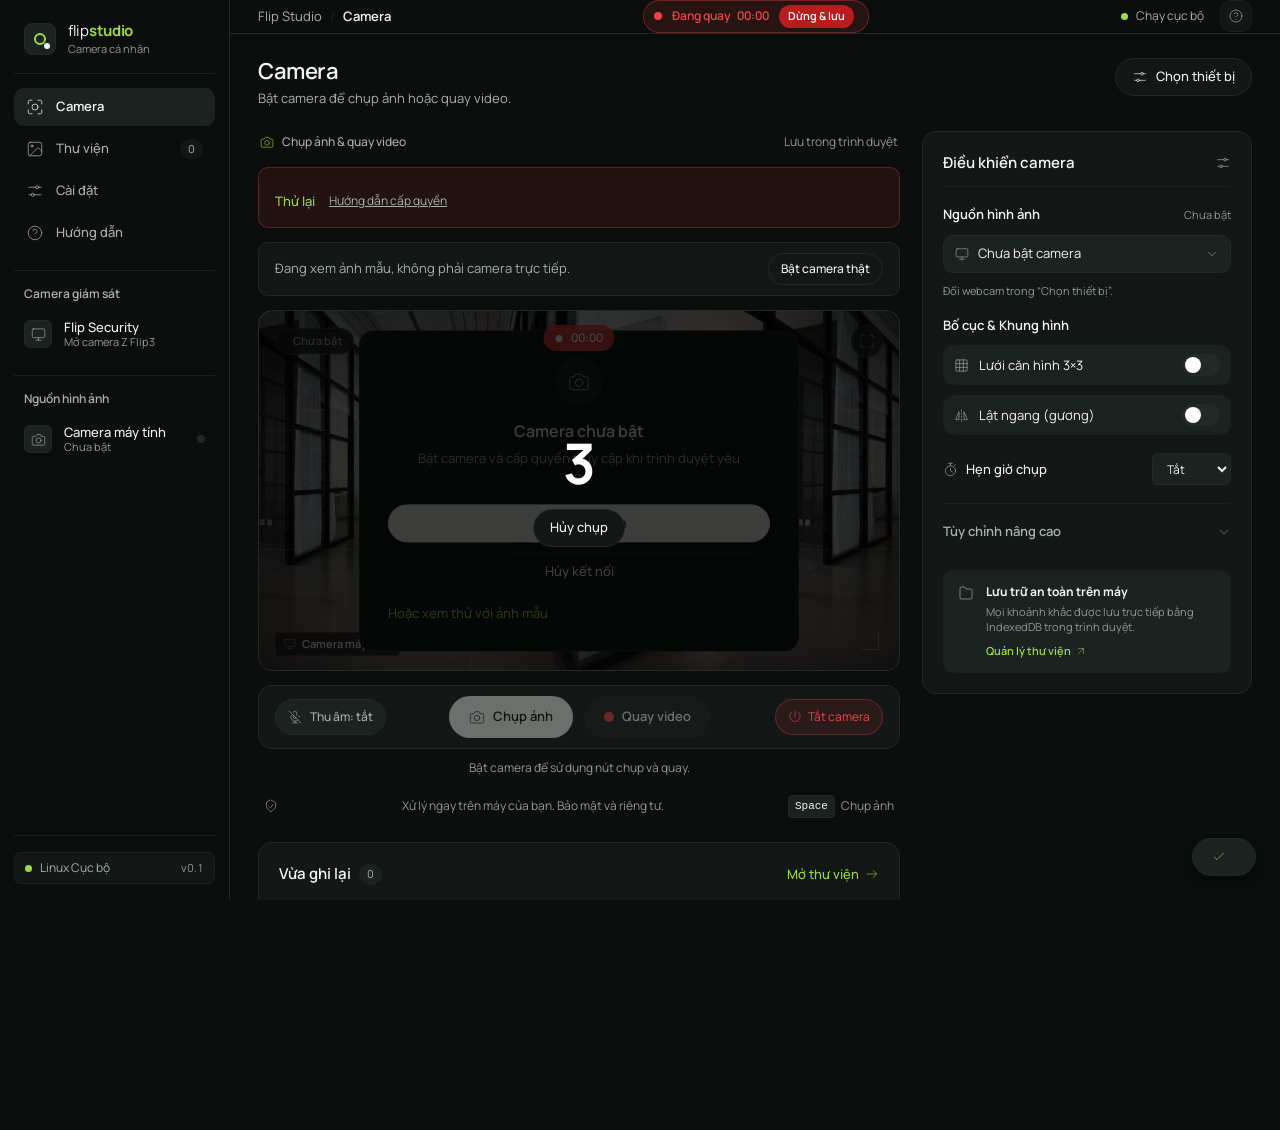
<file: archive/frontend-studio/index.html>
<!doctype html>
<html lang="vi">
  <head>
    <meta charset="utf-8" />
    <meta name="viewport" content="width=device-width, initial-scale=1" />
    <meta name="theme-color" content="#0b0e0d" />
    <meta
      name="description"
      content="Flip Studio — Studio camera cá nhân trên Linux. Xem trực tiếp, chụp ảnh độ phân giải cao và ghi video bảo mật trong trình duyệt."
    />
    <title>Flip Studio · Camera cá nhân</title>
    <link rel="icon" href="assets/favicon.svg" type="image/svg+xml" />
    <link rel="stylesheet" href="assets/fonts.css" />
    <link rel="stylesheet" href="styles.css" />
    <script type="module" src="app.js"></script>
  </head>
  <body>
    <a href="#main" class="skip-link">Chuyển đến nội dung</a>

    <div class="studio-shell">
      <!-- Sidebar Navigation -->
      <aside class="sidebar" aria-label="Thanh điều hướng">
        <div class="sidebar-header">
          <a class="brand" href="#live" aria-label="Flip Studio — camera cá nhân">
            <span class="brand-mark" aria-hidden="true"><i></i><i></i></span>
            <span class="brand-text">
              <span class="brand-name">flip<strong>studio</strong></span>
              <span class="brand-tag">Camera cá nhân</span>
            </span>
          </a>
        </div>

        <nav class="navigation" aria-label="Chính">
          <a href="#live" class="nav-link active" data-page="live">
            <span class="nav-icon" data-icon="viewfinder"></span>
            <span class="nav-text">Camera</span>
            <span class="nav-marker" aria-hidden="true"></span>
          </a>
          <a href="#library" class="nav-link" data-page="library">
            <span class="nav-icon" data-icon="gallery"></span>
            <span class="nav-text">Thư viện</span>
            <span class="nav-count" id="library-count">0</span>
          </a>
          <a href="#settings" class="nav-link" data-page="settings">
            <span class="nav-icon" data-icon="sliders"></span>
            <span class="nav-text">Cài đặt</span>
          </a>
          <a href="#help" class="nav-link" data-page="help">
            <span class="nav-icon" data-icon="help"></span>
            <span class="nav-text">Hướng dẫn</span>
          </a>
        </nav>

        <div class="sidebar-middle">
          <div class="sidebar-section-title">Camera giám sát</div>
          <button class="action-item" id="open-security" type="button">
            <span class="action-icon" data-icon="monitor"></span>
            <span class="action-info">
              <span class="action-name">Flip Security</span>
              <small class="action-desc">Mở camera Z Flip3</small>
            </span>
          </button>
        </div>

        <div class="sidebar-devices">
          <div class="sidebar-section-title">Nguồn hình ảnh</div>
          <button class="device-item" id="sidebar-device" type="button">
            <span class="device-icon" data-icon="camera"></span>
            <span class="device-info">
              <span class="device-name">Camera máy tính</span>
              <small class="device-status" id="sidebar-source-status">Chưa bật</small>
            </span>
            <span class="device-indicator" id="device-indicator"></span>
          </button>
        </div>

        <div class="sidebar-bottom">
          <div class="workspace-chip">
            <span class="local-dot" aria-hidden="true"></span>
            <span class="workspace-text">Linux Cục bộ</span>
            <span class="version-tag">v0.1</span>
          </div>
        </div>
      </aside>

      <!-- Main Studio Viewport -->
      <main id="main" class="main" tabindex="-1">
        <header class="topbar">
          <div class="topbar-left">
            <div class="breadcrumb">
              <span class="breadcrumb-root">Flip Studio</span>
              <span class="breadcrumb-sep">/</span>
              <strong class="breadcrumb-current" id="breadcrumb-page">Camera</strong>
            </div>
          </div>

          <div class="topbar-center">
            <div id="global-recording" class="global-recording" hidden>
              <span class="record-symbol" aria-hidden="true"></span>
              <a href="#live" class="recording-link">
                <span>Đang quay</span>
                <time id="global-record-time">00:00</time>
              </a>
              <button id="global-stop" type="button" class="global-stop-btn">Dừng & lưu</button>
            </div>
          </div>

          <div class="topbar-right">
            <span class="local-status">
              <span class="local-dot" aria-hidden="true"></span>
              <span>Chạy cục bộ</span>
            </span>
            <button
              class="icon-button"
              aria-label="Phím tắt và trợ giúp"
              data-action="help"
              type="button"
            >
              <span data-icon="help"></span>
            </button>
          </div>
        </header>

        <div class="page-content">
          <!-- PAGE 1: CAMERA LIVE STUDIO -->
          <section id="page-live" class="page">
            <div class="page-heading">
              <div class="heading-text">
                <h1>Camera</h1>
                <p id="camera-status" role="status" aria-live="polite">
                  Bật camera để chụp ảnh hoặc quay video.
                </p>
              </div>
              <div class="heading-actions">
                <button class="button secondary connect-button" id="connect" type="button">
                  <span data-icon="sliders"></span>
                  <span id="connect-label">Chọn thiết bị</span>
                </button>
              </div>
            </div>

            <div class="studio-layout">
              <!-- Left Viewfinder Column -->
              <div class="studio-main">
                <div class="mode-bar">
                  <div class="mode-pill">
                    <span class="mode-icon" data-icon="camera"></span>
                    <span>Chụp ảnh & quay video</span>
                  </div>
                  <span class="storage-badge">Lưu trong trình duyệt</span>
                </div>

                <!-- Alert & Demo Notices -->
                <div id="camera-notice" class="camera-notice" hidden>
                  <p id="camera-error" role="alert"></p>
                  <div class="notice-actions">
                    <button class="text-button" id="retry-camera" type="button">Thử lại</button>
                    <a href="#help" class="notice-link">Hướng dẫn cấp quyền</a>
                  </div>
                </div>

                <div class="demo-notice" id="demo-notice" hidden>
                  <span class="demo-msg">Đang xem ảnh mẫu, không phải camera trực tiếp.</span>
                  <button class="button secondary small-btn" id="start-from-demo" type="button">
                    Bật camera thật
                  </button>
                </div>

                <!-- Tactical Camera Viewfinder -->
                <div
                  class="viewfinder"
                  id="viewfinder"
                  data-state="off"
                  aria-label="Khung xem camera"
                >
                  <div class="media-stage" id="media-stage">
                    <img
                      id="sample"
                      hidden
                      src="assets/studio.jpg"
                      alt="Ảnh mẫu văn phòng làm việc"
                    />
                    <video
                      id="camera-video"
                      autoplay
                      muted
                      playsinline
                      poster="assets/studio.jpg"
                      hidden
                    ></video>
                  </div>

                  <div class="view-shade"></div>

                  <!-- 3x3 Grid Overlay -->
                  <div id="grid-overlay" class="grid-overlay" hidden aria-hidden="true">
                    <i></i><i></i><i></i><i></i>
                  </div>

                  <!-- Viewfinder Top HUD -->
                  <div class="view-top">
                    <span class="preview-badge" id="preview-badge">
                      <span class="badge-dot" aria-hidden="true"></span>Chưa bật
                    </span>
                    <span class="view-clock" id="view-clock" aria-label="Thời gian"></span>
                    <button
                      class="view-icon"
                      id="fullscreen"
                      aria-label="Toàn màn hình"
                      type="button"
                    >
                      <span data-icon="expand"></span>
                    </button>
                  </div>

                  <!-- Focus Framing Corners -->
                  <div class="focus-corners" aria-hidden="true">
                    <i></i><i></i><i></i><i></i>
                  </div>

                  <!-- Off-State Caption Card -->
                  <div class="sample-caption" id="sample-caption">
                    <div class="caption-icon-wrap">
                      <span class="off-camera-icon" data-icon="camera"></span>
                    </div>
                    <h2 id="preview-title">Camera chưa bật</h2>
                    <p id="preview-description">
                      Bật camera và cấp quyền truy cập khi trình duyệt yêu cầu để bắt đầu.
                    </p>
                    <div class="caption-actions">
                      <button class="button primary" id="start-in-preview" type="button">
                        <span data-icon="power"></span>Bật camera
                      </button>
                      <button
                        class="button secondary"
                        id="cancel-connection"
                        hidden
                        type="button"
                      >
                        Hủy kết nối
                      </button>
                      <button class="text-button" id="try-demo" type="button">
                        Hoặc xem thử với ảnh mẫu
                      </button>
                    </div>
                  </div>

                  <!-- Viewfinder Bottom HUD -->
                  <div class="view-bottom">
                    <div class="source-info">
                      <span class="view-source" id="view-source">
                        <span data-icon="image"></span>Camera máy tính
                      </span>
                      <span class="view-details" id="view-details">
                        Chưa có camera đang hoạt động
                      </span>
                    </div>
                    <span class="frame-size" id="frame-size">16:9</span>
                  </div>

                  <!-- Live Recording Badge -->
                  <div
                    class="recording-indicator"
                    id="recording-indicator"
                    hidden
                  >
                    <span class="record-dot" aria-hidden="true"></span>
                    <time id="record-time">00:00</time>
                  </div>

                  <!-- Countdown Overlay -->
                  <div class="countdown-overlay" id="countdown-overlay" hidden>
                    <span id="countdown-number" aria-live="assertive">3</span>
                    <button class="button secondary" id="cancel-countdown" type="button">
                      Hủy chụp
                    </button>
                  </div>

                  <!-- Shutter Flash Effect -->
                  <div class="shutter-flash" id="shutter-flash" aria-hidden="true"></div>
                </div>

                <!-- Ergonomic Capture Control Deck -->
                <div class="control-deck">
                  <div class="deck-left">
                    <button
                      class="icon-button audio-button"
                      id="toggle-audio"
                      aria-label="Thu âm khi quay"
                      aria-pressed="false"
                      type="button"
                    >
                      <span id="audio-icon" data-icon="mic-off"></span>
                      <span id="audio-label">Thu âm: tắt</span>
                    </button>
                  </div>

                  <div class="capture-controls">
                    <button
                      class="shutter-button"
                      id="take-photo"
                      disabled
                      aria-describedby="capture-hint"
                      type="button"
                    >
                      <span class="shutter-icon" data-icon="camera"></span>
                      <span id="photo-label">Chụp ảnh</span>
                    </button>

                    <button
                      class="record-button"
                      id="record"
                      disabled
                      aria-describedby="capture-hint"
                      type="button"
                    >
                      <span class="record-symbol" aria-hidden="true"></span>
                      <span id="record-label">Quay video</span>
                    </button>
                  </div>

                  <div class="deck-right">
                    <button
                      class="icon-button stop-camera-button"
                      id="stop-camera"
                      hidden
                      type="button"
                    >
                      <span data-icon="power"></span>
                      <span>Tắt camera</span>
                    </button>
                  </div>
                </div>

                <p class="capture-hint" id="capture-hint">
                  Bật camera để sử dụng nút chụp và quay.
                </p>

                <div class="preview-footnote">
                  <span class="shield-icon" data-icon="shield"></span>
                  <span>Xử lý ngay trên máy của bạn. Bảo mật và riêng tư.</span>
                  <span class="shortcut-hint"><kbd>Space</kbd> Chụp ảnh</span>
                </div>

                <!-- Recent Captures Horizontal Strip -->
                <section class="recent-section">
                  <div class="section-heading">
                    <div class="section-title-wrap">
                      <h2>Vừa ghi lại</h2>
                      <span class="counter-badge" id="recent-count">0</span>
                    </div>
                    <a href="#library" class="text-button section-link">
                      Mở thư viện<span data-icon="arrow-right"></span>
                    </a>
                  </div>

                  <div class="recent-grid" id="recent-grid"></div>

                  <div class="empty-recent" id="empty-recent">
                    <span class="empty-icon" data-icon="gallery"></span>
                    <div class="empty-text">
                      <strong>Chưa có ảnh hoặc video nào</strong>
                      <p>
                        Ảnh chụp và clip quay sẽ tự động xuất hiện tại đây.
                      </p>
                    </div>
                    <button class="text-button" id="sample-capture" type="button">
                      Xem thử ảnh mẫu<span data-icon="arrow-right"></span>
                    </button>
                  </div>
                </section>
              </div>

              <!-- Right Settings Inspector Panel -->
              <aside class="settings-panel" aria-label="Điều khiển camera">
                <div class="panel-heading">
                  <h2>Điều khiển camera</h2>
                  <span class="panel-icon" data-icon="sliders"></span>
                </div>

                <!-- Panel Section 1: Source Selector -->
                <section class="panel-section">
                  <div class="field-heading">
                    <h3>Nguồn hình ảnh</h3>
                    <span class="field-note" id="source-state">Chưa bật</span>
                  </div>
                  <label class="select-wrap">
                    <span class="select-icon" data-icon="monitor"></span>
                    <select id="source" aria-label="Nguồn hình ảnh">
                      <option value="off" disabled>Chưa bật camera</option>
                      <option value="local">Camera máy tính</option>
                      <option value="demo">Ảnh mẫu · Xem thử</option>
                    </select>
                    <span class="select-caret" data-icon="chevron-down"></span>
                  </label>
                  <p class="field-helper">Đổi webcam trong “Chọn thiết bị”.</p>
                </section>

                <!-- Panel Section 2: Framing & Mirror -->
                <section class="panel-section quick-options">
                  <h3>Bố cục & Khung hình</h3>
                  <label class="switch-row" for="grid">
                    <span class="switch-label">
                      <span class="switch-icon" data-icon="grid"></span>Lưới căn hình 3×3
                    </span>
                    <input class="switch" id="grid" type="checkbox" />
                  </label>
                  <label class="switch-row" for="mirror">
                    <span class="switch-label">
                      <span class="switch-icon" data-icon="flip"></span>Lật ngang (gương)
                    </span>
                    <input class="switch" id="mirror" type="checkbox" />
                  </label>
                </section>

                <!-- Panel Section 3: Shutter Timer -->
                <section class="panel-section timer-section">
                  <div class="field-heading">
                    <label for="delay" class="field-title-label">
                      <span data-icon="timer"></span>Hẹn giờ chụp
                    </label>
                    <select id="delay" class="timer-select">
                      <option value="0">Tắt</option>
                      <option value="3">3 giây</option>
                      <option value="5">5 giây</option>
                      <option value="10">10 giây</option>
                    </select>
                  </div>
                </section>

                <!-- Panel Section 4: Advanced Parameters (Details) -->
                <details class="advanced-settings" id="advanced-settings">
                  <summary>
                    <span>Tùy chỉnh nâng cao</span>
                    <span class="summary-caret" data-icon="chevron-down"></span>
                  </summary>

                  <section class="panel-sub-section">
                    <h3>Độ phân giải & Tốc độ</h3>
                    <label class="field-label" for="resolution">Kích thước khung hình</label>
                    <label class="select-wrap">
                      <select id="resolution">
                        <option value="1080">1920 × 1080 · Full HD</option>
                        <option value="720">1280 × 720 · HD</option>
                        <option value="480">854 × 480 · Tiêu chuẩn</option>
                      </select>
                      <span class="select-caret" data-icon="chevron-down"></span>
                    </label>

                    <div class="field-heading fps-heading">
                      <label for="fps">Tốc độ khung hình (FPS)</label>
                      <span class="field-note">Mong muốn</span>
                    </div>
                    <div
                      class="segmented"
                      id="fps"
                      role="group"
                      aria-label="Khung hình mỗi giây"
                    >
                      <button data-fps="24" aria-pressed="false" type="button">24 fps</button>
                      <button data-fps="30" aria-pressed="true" class="selected" type="button">30 fps</button>
                      <button data-fps="60" aria-pressed="false" type="button">60 fps</button>
                    </div>
                    <p class="field-helper" id="quality-hint">
                      Áp dụng khi bật camera. Tùy khả năng phần cứng.
                    </p>
                  </section>

                  <section class="panel-sub-section">
                    <div class="field-heading">
                      <h3>Độ sáng hiển thị</h3>
                      <button class="reset-button" id="reset-display" type="button">
                        Đặt lại
                      </button>
                    </div>
                    <p class="field-helper">
                      Chỉnh sáng áp dụng cho ảnh chụp. Video giữ khung hình gốc.
                    </p>
                    <div class="field-heading slider-label">
                      <label for="brightness">
                        <span data-icon="sun"></span>Mức độ sáng
                      </label>
                      <output for="brightness" id="brightness-value">100%</output>
                    </div>
                    <input
                      id="brightness"
                      type="range"
                      min="50"
                      max="150"
                      value="100"
                      aria-label="Độ sáng"
                    />
                    <div class="range-labels">
                      <span>50%</span>
                      <span>100%</span>
                      <span>150%</span>
                    </div>
                  </section>
                </details>

                <!-- Panel Section 5: Local Storage Note -->
                <div class="storage-note">
                  <span class="note-icon" data-icon="folder"></span>
                  <div class="note-content">
                    <strong>Lưu trữ an toàn trên máy</strong>
                    <p>
                      Mọi khoảnh khắc được lưu trực tiếp bằng IndexedDB trong trình duyệt.
                    </p>
                    <a href="#library" class="note-link">
                      Quản lý thư viện<span data-icon="arrow-up-right"></span>
                    </a>
                  </div>
                </div>
              </aside>
            </div>
          </section>

          <!-- PAGE 2: LIBRARY VIEW -->
          <section id="page-library" class="page" hidden>
            <div class="page-heading">
              <div class="heading-text">
                <h1>Thư viện</h1>
                <p>Ảnh và video đã lưu trữ cục bộ trong trình duyệt máy tính.</p>
              </div>
              <div class="heading-actions">
                <button class="button secondary" id="export-all" type="button">
                  <span data-icon="download"></span>Tải tất cả (ZIP)
                </button>
              </div>
            </div>

            <div class="library-toolbar">
              <div class="mode-tabs" role="group" aria-label="Lọc thư viện">
                <button
                  class="mode-tab selected"
                  data-filter="all"
                  aria-pressed="true"
                  type="button"
                >
                  Tất cả
                </button>
                <button
                  class="mode-tab"
                  data-filter="photo"
                  aria-pressed="false"
                  type="button"
                >
                  Ảnh chụp
                </button>
                <button
                  class="mode-tab"
                  data-filter="video"
                  aria-pressed="false"
                  type="button"
                >
                  Video
                </button>
              </div>

              <label class="search-field">
                <span class="search-icon" data-icon="search"></span>
                <input
                  id="library-search"
                  placeholder="Tìm kiếm theo tên tệp…"
                  aria-label="Tìm trong thư viện"
                />
              </label>
            </div>

            <p class="library-summary" id="library-summary" role="status"></p>

            <div class="library-grid" id="library-grid"></div>

            <div class="empty-library" id="empty-library">
              <span class="empty-lib-icon" data-icon="gallery"></span>
              <h2>Chưa có khoảnh khắc nào</h2>
              <p>Ảnh chụp và clip quay từ camera sẽ hiển thị tại đây.</p>
              <div class="empty-lib-actions">
                <a href="#live" class="button primary" id="empty-camera-link">Mở camera</a>
                <button id="clear-filters" class="button secondary" hidden type="button">
                  Xóa bộ lọc
                </button>
              </div>
            </div>
          </section>

          <!-- PAGE 3: SETTINGS -->
          <section id="page-settings" class="page" hidden>
            <div class="page-heading">
              <div class="heading-text">
                <h1>Cài đặt</h1>
                <p>Thông tin lưu trữ, tính năng bảo mật và phiên bản ứng dụng.</p>
              </div>
            </div>

            <div class="info-layout">
              <section class="info-card">
                <span class="info-icon" data-icon="folder"></span>
                <h2>Lưu trữ cục bộ</h2>
                <p>
                  Ảnh và video được lưu trữ bằng cơ sở dữ liệu IndexedDB của trình duyệt. Dữ liệu này độc lập trên mỗi cấu hình trình duyệt và không chia sẻ ra ngoài.
                </p>
                <div class="info-stats-grid">
                  <div class="info-stat">
                    <span>Số tệp lưu trữ</span>
                    <strong id="stored-files">0</strong>
                  </div>
                  <div class="info-stat">
                    <span>Dung lượng đã dùng</span>
                    <strong id="stored-size">0 MB</strong>
                  </div>
                </div>
                <a href="#library" class="button secondary inline-btn">Mở thư viện</a>
              </section>

              <section class="info-card">
                <span class="info-icon" data-icon="shield"></span>
                <h2>Bảo mật & Quyền riêng tư</h2>
                <p>
                  Dòng dữ liệu hình ảnh và âm thanh được xử lý hoàn toàn cục bộ trên máy tính của bạn. Không gửi bất kỳ dữ liệu đa phương tiện nào lên máy chủ bên ngoài.
                </p>
                <p>
                  Khi không sử dụng, nhấn nút tắt camera hoặc đóng tab trình duyệt để giải phóng hoàn toàn thiết bị quang học và micro.
                </p>
              </section>

              <section class="info-card">
                <span class="info-icon" data-icon="phone"></span>
                <h2>Lộ trình Flip Studio</h2>
                <div class="roadmap-list">
                  <div class="roadmap-item">
                    <span class="local-dot"></span>
                    <span class="roadmap-text">Chụp & quay trên Linux</span>
                    <small class="roadmap-badge active">Hiện tại</small>
                  </div>
                  <div class="roadmap-item">
                    <span class="muted-dot"></span>
                    <span class="roadmap-text">Kết nối Z Flip3 góc siêu rộng 0.5×</span>
                    <small class="roadmap-badge">Kế hoạch</small>
                  </div>
                  <div class="roadmap-item">
                    <span class="muted-dot"></span>
                    <span class="roadmap-text">Giám sát an ninh & webcam ảo</span>
                    <small class="roadmap-badge">Kế hoạch</small>
                  </div>
                </div>
                <p class="field-helper">
                  Flip Studio v0.1 · Kiến trúc độc lập cho Linux
                </p>
              </section>
            </div>
          </section>

          <!-- PAGE 4: HELP & FAQ -->
          <section id="page-help" class="page" hidden>
            <div class="page-heading">
              <div class="heading-text">
                <h1>Hướng dẫn & Trợ giúp</h1>
                <p>Cách thức sử dụng và giải đáp các câu hỏi thường gặp.</p>
              </div>
            </div>

            <div class="help-content">
              <details class="help-card" open>
                <summary>
                  <span>Làm sao để bật và cấp quyền camera?</span>
                  <span class="summary-caret" data-icon="chevron-down"></span>
                </summary>
                <p>
                  Nhấn “Bật camera” ngay tại khung xem hoặc nhấn “Chọn thiết bị”. Trình duyệt sẽ hiển thị thông báo hỏi cấp quyền; hãy chọn “Cho phép”. Nếu cần thu âm cùng video, hãy tích chọn micro trước khi kết nối.
                </p>
              </details>

              <details class="help-card">
                <summary>
                  <span>Chế độ ảnh mẫu hoạt động như thế nào?</span>
                  <span class="summary-caret" data-icon="chevron-down"></span>
                </summary>
                <p>
                  Khi chưa có camera hoặc muốn thử nghiệm giao diện, bạn có thể nhấn “Xem thử với ảnh mẫu”. Hệ thống sẽ nạp ảnh mẫu chuẩn studio để bạn thử chụp và làm quen với bộ sưu tập thư viện.
                </p>
              </details>

              <details class="help-card">
                <summary>
                  <span>Ảnh và video được lưu trữ ở đâu?</span>
                  <span class="summary-caret" data-icon="chevron-down"></span>
                </summary>
                <p>
                  Tất cả tệp được lưu trong bộ nhớ IndexedDB của trình duyệt trên máy tính. Bạn có thể nhấn “Tải tất cả (ZIP)” hoặc mở từng tệp để tải về thư mục Downloads của hệ điều hành.
                </p>
              </details>

              <details class="help-card">
                <summary>
                  <span>Kết nối với điện thoại Galaxy Z Flip3 thế nào?</span>
                  <span class="summary-caret" data-icon="chevron-down"></span>
                </summary>
                <p>
                  Để xem camera an ninh từ Samsung Galaxy Z Flip3 qua mạng nội bộ HTTPS, mở mục “Camera giám sát” ở thanh điều hướng bên trái, sau đó nhập địa chỉ IP cổng 8443 được cấp từ app Flip Camera.
                </p>
              </details>

              <details class="help-card">
                <summary>
                  <span>Sự cố camera không mở được hoặc báo lỗi?</span>
                  <span class="summary-caret" data-icon="chevron-down"></span>
                </summary>
                <p>
                  Kiểm tra xem ứng dụng khác (Zoom, Teams, OBS) có đang chiếm giữ webcam hay không. Nếu lỗi micro, hãy thử tắt tùy chọn thu âm trước khi bật lại camera.
                </p>
              </details>

              <div class="keyboard-help">
                <div class="keyboard-title">
                  <span data-icon="sliders"></span>
                  <h3>Phím tắt điều khiển nhanh</h3>
                </div>
                <div class="keyboard-grid">
                  <div class="key-item">
                    <kbd>Space</kbd>
                    <span>Chụp ảnh tức thì</span>
                  </div>
                  <div class="key-item">
                    <kbd>R</kbd>
                    <span>Bắt đầu / Dừng quay video</span>
                  </div>
                  <div class="key-item">
                    <kbd>G</kbd>
                    <span>Bật / Tắt lưới căn hình 3×3</span>
                  </div>
                  <div class="key-item">
                    <kbd>Esc</kbd>
                    <span>Đóng hộp thoại đang mở</span>
                  </div>
                </div>
              </div>
            </div>
          </section>

          <!-- Studio Footer -->
          <footer class="footer">
            <div class="footer-left">
              <span class="footer-brand">flip<strong>studio</strong></span>
              <span class="footer-sep">/</span>
              <span>Giao diện camera chuyên dụng cho Linux</span>
            </div>
            <div class="footer-right">
              <span class="local-dot"></span>
              <span>100% Cục bộ & Bảo mật</span>
            </div>
          </footer>
        </div>
      </main>
    </div>

    <!-- DIALOG 1: SECURITY CAMERA (Z FLIP3) -->
    <dialog id="security-dialog" class="modal" aria-labelledby="security-title">
      <form method="dialog">
        <button class="modal-close icon-button" aria-label="Đóng" type="submit">
          <span data-icon="x"></span>
        </button>
      </form>
      <div class="modal-hero">
        <span class="modal-hero-icon" data-icon="monitor"></span>
        <h2 id="security-title">Xem camera an ninh</h2>
        <p>Bật camera và HTTPS viewer trong ứng dụng Flip Camera trên điện thoại, rồi nhập địa chỉ hiển thị ở đó.</p>
      </div>
      <form id="security-form">
        <div class="form-group">
          <label class="field-label" for="security-address">Địa chỉ HTTPS của Flip Camera</label>
          <input
            id="security-address"
            class="security-address"
            type="url"
            placeholder="https://192.168.1.10:8443"
            required
            autocomplete="off"
            spellcheck="false"
            aria-describedby="security-help security-error"
          />
        </div>
        <p id="security-help" class="field-helper">
          Máy tính và Z Flip3 cần kết nối chung Wi-Fi hoặc mạng Tailscale. Xác minh fingerprint chứng chỉ TLS và mã ghép đôi hiển thị trên điện thoại.
        </p>
        <p id="security-error" class="error-message" role="alert" hidden></p>
        <button class="button primary full-width" type="submit">
          Mở cửa sổ camera
        </button>
      </form>
    </dialog>

    <!-- DIALOG 2: CONNECT CAMERA MODAL -->
    <dialog id="connect-dialog" class="modal" aria-label="Chọn thiết bị camera">
      <form method="dialog">
        <button class="modal-close icon-button" aria-label="Đóng" type="submit">
          <span data-icon="x"></span>
        </button>
      </form>
      <div class="modal-hero">
        <span class="modal-hero-icon" data-icon="camera"></span>
        <h2>Chọn thiết bị ghi hình</h2>
        <p>Lựa chọn webcam và thiết lập âm thanh trước khi mở khung xem.</p>
      </div>
      <div class="form-group">
        <label class="field-label" for="device-list">Camera khả dụng</label>
        <label class="select-wrap">
          <select id="device-list">
            <option value="">Camera mặc định hệ thống</option>
          </select>
          <span class="select-caret" data-icon="chevron-down"></span>
        </label>
      </div>
      <label class="switch-row" for="connect-audio">
        <span class="switch-label">Thu âm micro khi quay video</span>
        <input class="switch" id="connect-audio" type="checkbox" />
      </label>
      <p class="field-helper">
        Trình duyệt sẽ yêu cầu quyền camera và micro khi bắt đầu. Tên các thiết bị khác sẽ hiển thị sau khi đã cấp quyền.
      </p>
      <p id="connect-error" class="error-message" role="alert" hidden></p>
      <div class="modal-actions">
        <button class="button primary full-width" id="connect-start" type="button">
          <span data-icon="power"></span>Bật camera
        </button>
        <button class="button ghost full-width" id="use-demo" type="button">
          Tiếp tục với ảnh mẫu
        </button>
      </div>
    </dialog>

    <!-- DIALOG 3: MEDIA DETAIL LIGHTBOX -->
    <dialog
      id="media-dialog"
      class="media-modal"
      aria-label="Xem ảnh hoặc video"
    >
      <form method="dialog">
        <button
          class="modal-close icon-button"
          aria-label="Đóng ảnh hoặc video"
          type="submit"
        >
          <span data-icon="x"></span>
        </button>
      </form>
      <div id="media-detail"></div>
    </dialog>

    <!-- TOAST NOTIFICATION -->
    <div class="toast" id="toast" role="status" aria-live="polite" hidden>
      <span class="toast-icon" data-icon="check"></span>
      <span id="toast-message"></span>
      <button id="toast-action" hidden type="button"></button>
    </div>
  </body>
</html>
</file>
<file: archive/frontend-studio/assets/fonts.css>
@font-face {
  font-family: "Manrope";
  font-style: normal;
  font-weight: 400;
  font-display: swap;
  src: url(manrope-0.ttf) format("truetype");
}
@font-face {
  font-family: "Manrope";
  font-style: normal;
  font-weight: 500;
  font-display: swap;
  src: url(manrope-1.ttf) format("truetype");
}
@font-face {
  font-family: "Manrope";
  font-style: normal;
  font-weight: 600;
  font-display: swap;
  src: url(manrope-2.ttf) format("truetype");
}
@font-face {
  font-family: "Manrope";
  font-style: normal;
  font-weight: 700;
  font-display: swap;
  src: url(manrope-3.ttf) format("truetype");
}
@font-face {
  font-family: "Manrope";
  font-style: normal;
  font-weight: 800;
  font-display: swap;
  src: url(manrope-4.ttf) format("truetype");
}
</file>
<file: archive/frontend-studio/styles.css>
/* ==========================================================================
   FLIP STUDIO — BESPOKE CAMERA CONSOLE STYLESHEET
   Design System: True-Black Flat Studio (Zero Slop, Precision Ergonomics)
   Stack: Vanilla HTML5 / Modern CSS / Local Manrope Typography
   ========================================================================== */

:root {
  color-scheme: dark;

  /* --- Studio Color Palette --- */
  --ground: #0b0e0d;
  --surface: #131716;
  --raised: #1c2220;
  --raised-hover: #262e2b;
  --border: #222a27;
  --border-subtle: #19201e;
  --rule: #1b2220;

  /* --- Text & Contrast Hierarchy (WCAG AA & AAA Compliant) --- */
  --text: #f2f5f0;        /* 15.2:1 against ground */
  --muted: #a6b2aa;       /* 6.8:1 against ground */
  --subtle: #8e9b93;      /* 5.1:1 against ground */

  /* --- Tactical Accents --- */
  --accent: #9cdb43;      /* Studio Live Lime */
  --accent-tint: rgba(156, 219, 67, 0.12);
  --positive: #9cdb43;
  --negative: #ef4444;    /* Camera Record Red */
  --negative-hover: #dc2626;
  --warning: #f59e0b;

  /* --- Component Metrics --- */
  --sidebar-w: 230px;
  --topbar-h: 56px;
  --control-h: 38px;
  --radius-sm: 6px;
  --radius-md: 10px;
  --radius-lg: 14px;
  --radius-pill: 999px;

  /* --- Fonts --- */
  --font-sans: Manrope, system-ui, -apple-system, sans-serif;
  --font-mono: ui-monospace, SFMono-Regular, Menlo, Monaco, Consolas, monospace;

  font-family: var(--font-sans);
  font-size: 13px;
  line-height: 1.5;
  -webkit-font-smoothing: antialiased;
  -moz-osx-font-smoothing: grayscale;
}

/* ==========================================================================
   Base & Reset
   ========================================================================== */

*, *::before, *::after {
  box-sizing: border-box;
  margin: 0;
  padding: 0;
}

html, body {
  width: 100%;
  height: 100%;
  background: var(--ground);
  color: var(--text);
  overflow-x: hidden;
}

body {
  display: flex;
  min-height: 100vh;
}

img, video, svg {
  display: block;
  max-width: 100%;
}

a {
  color: inherit;
  text-decoration: none;
}

button {
  font: inherit;
  color: inherit;
  background: transparent;
  border: none;
  cursor: pointer;
}

input, select, textarea {
  font: inherit;
  color: inherit;
}

:focus-visible {
  outline: 2px solid var(--accent);
  outline-offset: 2px;
}

/* Skip link */
.skip-link {
  position: absolute;
  top: -100px;
  left: 16px;
  background: var(--text);
  color: #000;
  padding: 8px 16px;
  font-weight: 600;
  border-radius: var(--radius-sm);
  z-index: 9999;
  transition: top 150ms ease;
}
.skip-link:focus {
  top: 16px;
}

/* ==========================================================================
   Studio Shell Layout
   ========================================================================== */

.studio-shell {
  display: flex;
  width: 100%;
  min-height: 100vh;
  background: var(--ground);
}

/* --- Left Sidebar --- */
.sidebar {
  width: var(--sidebar-w);
  flex-shrink: 0;
  background: var(--ground);
  border-right: 1px solid var(--border);
  display: flex;
  flex-direction: column;
  padding: 16px 14px;
  position: sticky;
  top: 0;
  height: 100vh;
  overflow-y: auto;
  z-index: 50;
}

.sidebar-header {
  padding: 6px 10px 18px;
  border-bottom: 1px solid var(--border-subtle);
  margin-bottom: 14px;
}

.brand {
  display: flex;
  align-items: center;
  gap: 12px;
}

.brand-mark {
  width: 32px;
  height: 32px;
  border-radius: 8px;
  background: var(--raised);
  border: 1px solid var(--border);
  display: flex;
  align-items: center;
  justify-content: center;
  position: relative;
  flex-shrink: 0;
}
.brand-mark i:first-child {
  width: 12px;
  height: 12px;
  border: 2px solid var(--accent);
  border-radius: 50%;
  display: block;
}
.brand-mark i:last-child {
  position: absolute;
  bottom: 5px;
  right: 5px;
  width: 6px;
  height: 6px;
  background: var(--text);
  border-radius: 50%;
  display: block;
}

.brand-text {
  display: flex;
  flex-direction: column;
  line-height: 1.2;
}
.brand-name {
  font-size: 15px;
  letter-spacing: -0.02em;
  color: var(--text);
}
.brand-name strong {
  font-weight: 700;
  color: var(--accent);
}
.brand-tag {
  font-size: 11px;
  color: var(--subtle);
  margin-top: 2px;
}

/* Sidebar Navigation Links */
.navigation {
  display: flex;
  flex-direction: column;
  gap: 4px;
}

.nav-link {
  height: 38px;
  padding: 0 12px;
  border-radius: var(--radius-md);
  display: flex;
  align-items: center;
  gap: 12px;
  color: var(--muted);
  font-size: 13px;
  font-weight: 500;
  transition: color 140ms ease, background 140ms ease;
  position: relative;
}
.nav-link:hover {
  background: var(--surface);
  color: var(--text);
}
.nav-link.active {
  background: var(--raised);
  color: var(--text);
  font-weight: 600;
}
.nav-icon {
  width: 18px;
  height: 18px;
  display: inline-flex;
  align-items: center;
  justify-content: center;
  flex-shrink: 0;
}
.nav-icon svg {
  width: 18px;
  height: 18px;
}
.nav-text {
  flex: 1;
}
.nav-count {
  font-size: 11px;
  font-variant-numeric: tabular-nums;
  background: var(--surface);
  color: var(--subtle);
  padding: 2px 8px;
  border-radius: var(--radius-pill);
}
.nav-link.active .nav-count {
  background: var(--ground);
  color: var(--text);
}

/* Sidebar Middle Sections */
.sidebar-middle,
.sidebar-devices {
  margin-top: 18px;
  padding-top: 14px;
  border-top: 1px solid var(--border-subtle);
}

.sidebar-section-title {
  font-size: 12px;
  font-weight: 600;
  color: var(--muted);
  padding: 0 10px 8px;
}

.action-item,
.device-item {
  width: 100%;
  display: flex;
  align-items: center;
  gap: 12px;
  padding: 8px 10px;
  border-radius: var(--radius-md);
  text-align: left;
  transition: background 140ms ease;
}
.action-item:hover,
.device-item:hover {
  background: var(--surface);
}

.action-icon,
.device-icon {
  width: 28px;
  height: 28px;
  border-radius: 6px;
  background: var(--raised);
  border: 1px solid var(--border);
  display: flex;
  align-items: center;
  justify-content: center;
  color: var(--muted);
  flex-shrink: 0;
}
.action-icon svg,
.device-icon svg {
  width: 15px;
  height: 15px;
}

.action-info,
.device-info {
  display: flex;
  flex-direction: column;
  line-height: 1.25;
  flex: 1;
  min-width: 0;
}
.action-name,
.device-name {
  font-size: 13px;
  font-weight: 500;
  color: var(--text);
  white-space: nowrap;
  overflow: hidden;
  text-overflow: ellipsis;
}
.action-desc,
.device-status {
  font-size: 11px;
  color: var(--subtle);
}

.device-indicator {
  width: 8px;
  height: 8px;
  border-radius: 50%;
  background: var(--border);
  flex-shrink: 0;
}
.device-indicator.connected {
  background: var(--accent);
}

/* Sidebar Bottom Workspace Chip */
.sidebar-bottom {
  margin-top: auto;
  padding-top: 16px;
  border-top: 1px solid var(--border-subtle);
}

.workspace-chip {
  display: flex;
  align-items: center;
  gap: 8px;
  padding: 6px 10px;
  background: var(--surface);
  border: 1px solid var(--border-subtle);
  border-radius: var(--radius-sm);
  font-size: 12px;
  color: var(--muted);
}
.workspace-text {
  flex: 1;
}
.version-tag {
  font-size: 11px;
  font-variant-numeric: tabular-nums;
  color: var(--subtle);
}

.local-dot {
  width: 7px;
  height: 7px;
  border-radius: 50%;
  background: var(--accent);
  display: inline-block;
  flex-shrink: 0;
}
.muted-dot {
  width: 7px;
  height: 7px;
  border-radius: 50%;
  background: var(--subtle);
  display: inline-block;
  flex-shrink: 0;
}

/* ==========================================================================
   Main Content Area & Topbar
   ========================================================================== */

.main {
  flex: 1;
  min-width: 0;
  display: flex;
  flex-direction: column;
  background: var(--ground);
}

.topbar {
  height: var(--topbar-h);
  border-bottom: 1px solid var(--border);
  display: flex;
  align-items: center;
  justify-content: space-between;
  padding: 0 28px;
  background: var(--ground);
  position: sticky;
  top: 0;
  z-index: 40;
}

.topbar-left {
  display: flex;
  align-items: center;
}

.breadcrumb {
  display: flex;
  align-items: center;
  gap: 8px;
  font-size: 13px;
  color: var(--muted);
}
.breadcrumb-sep {
  color: var(--border);
}
.breadcrumb-current {
  color: var(--text);
  font-weight: 600;
}

.topbar-center {
  display: flex;
  align-items: center;
}

/* Global Recording Banner */
.global-recording {
  display: inline-flex;
  align-items: center;
  gap: 10px;
  background: rgba(239, 68, 68, 0.12);
  border: 1px solid rgba(239, 68, 68, 0.35);
  border-radius: var(--radius-pill);
  padding: 4px 14px 4px 10px;
}
.global-recording .record-symbol {
  width: 8px;
  height: 8px;
  border-radius: 50%;
  background: var(--negative);
  animation: pulse-red 1.2s infinite ease-in-out;
}
.recording-link {
  font-size: 12px;
  font-weight: 600;
  color: var(--negative);
  display: flex;
  gap: 6px;
}
.recording-link time {
  font-variant-numeric: tabular-nums;
}
.global-stop-btn {
  font-size: 11px;
  font-weight: 600;
  background: #b91c1c;
  color: #ffffff;
  padding: 3px 9px;
  border-radius: var(--radius-pill);
  transition: opacity 140ms ease;
}
.global-stop-btn:hover {
  opacity: 0.9;
}

.topbar-right {
  display: flex;
  align-items: center;
  gap: 16px;
}

.local-status {
  display: flex;
  align-items: center;
  gap: 8px;
  font-size: 12px;
  color: var(--muted);
}

.icon-button {
  width: 32px;
  height: 32px;
  border-radius: var(--radius-md);
  display: flex;
  align-items: center;
  justify-content: center;
  color: var(--muted);
  border: 1px solid var(--border-subtle);
  background: var(--surface);
  transition: background 140ms ease, color 140ms ease;
}
.icon-button:hover {
  background: var(--raised);
  color: var(--text);
}
.icon-button svg {
  width: 16px;
  height: 16px;
}

.page-content {
  padding: 24px 28px 48px;
  max-width: 1480px;
  width: 100%;
  margin: 0 auto;
}

/* ==========================================================================
   Page Heading & Common Elements
   ========================================================================== */

.page-heading {
  display: flex;
  align-items: flex-start;
  justify-content: space-between;
  gap: 16px;
  margin-bottom: 22px;
}

.heading-text h1 {
  font-size: 22px;
  font-weight: 600;
  letter-spacing: -0.02em;
  color: var(--text);
  line-height: 1.25;
}
.heading-text p {
  font-size: 13px;
  color: var(--muted);
  margin-top: 4px;
}

/* Common Buttons */
.button {
  height: var(--control-h);
  padding: 0 16px;
  border-radius: var(--radius-pill);
  display: inline-flex;
  align-items: center;
  justify-content: center;
  gap: 8px;
  font-size: 13px;
  font-weight: 500;
  transition: background 140ms ease, color 140ms ease, border-color 140ms ease;
  white-space: nowrap;
}
.button svg {
  width: 16px;
  height: 16px;
}

/* Primary Button: Pure White Inversion per True-Black Flat sheet */
.button.primary {
  background: var(--text);
  color: #0b0e0d;
  font-weight: 600;
  border: 1px solid var(--text);
}
.button.primary:hover:enabled {
  background: #ffffff;
}

.button.secondary {
  background: var(--surface);
  color: var(--text);
  border: 1px solid var(--border);
}
.button.secondary:hover:enabled {
  background: var(--raised);
  border-color: var(--raised-hover);
}

.button.ghost {
  background: transparent;
  color: var(--muted);
  border: 1px solid transparent;
}
.button.ghost:hover:enabled {
  color: var(--text);
  background: var(--surface);
}

.button.full-width {
  width: 100%;
}
.button.small-btn {
  height: 32px;
  padding: 0 12px;
  font-size: 12px;
}

.button:disabled {
  opacity: 0.45;
  cursor: not-allowed;
}

.text-button {
  display: inline-flex;
  align-items: center;
  gap: 6px;
  color: var(--accent);
  font-size: 13px;
  font-weight: 500;
  padding: 4px 0;
  transition: opacity 140ms ease;
}
.text-button:hover {
  opacity: 0.85;
}
.text-button svg {
  width: 14px;
  height: 14px;
}

/* ==========================================================================
   Page: Live Camera Studio
   ========================================================================== */

.studio-layout {
  display: grid;
  grid-template-columns: minmax(0, 1fr) 330px;
  gap: 22px;
  align-items: start;
}

.studio-main {
  display: flex;
  flex-direction: column;
  gap: 14px;
}

/* Studio Mode Bar */
.mode-bar {
  display: flex;
  align-items: center;
  justify-content: space-between;
  padding: 2px 2px;
}
.mode-pill {
  display: flex;
  align-items: center;
  gap: 8px;
  font-size: 12px;
  font-weight: 500;
  color: var(--muted);
}
.mode-icon {
  color: var(--accent);
  display: inline-flex;
}
.mode-icon svg {
  width: 14px;
  height: 14px;
}
.storage-badge {
  font-size: 12px;
  color: var(--subtle);
}

/* Alert & Demo Notice Banners */
.camera-notice {
  background: rgba(239, 68, 68, 0.1);
  border: 1px solid rgba(239, 68, 68, 0.3);
  border-radius: var(--radius-md);
  padding: 12px 16px;
  display: flex;
  flex-direction: column;
  gap: 8px;
}
.camera-notice p {
  color: var(--negative);
  font-size: 13px;
}
.notice-actions {
  display: flex;
  gap: 14px;
  align-items: center;
}
.notice-link {
  font-size: 12px;
  color: var(--muted);
  text-decoration: underline;
}

.demo-notice {
  background: var(--surface);
  border: 1px solid var(--border);
  border-radius: var(--radius-md);
  padding: 10px 16px;
  display: flex;
  align-items: center;
  justify-content: space-between;
  gap: 12px;
}
.demo-msg {
  font-size: 13px;
  color: var(--muted);
}

/* --- Camera Viewfinder (Hero Element) --- */
.viewfinder {
  position: relative;
  width: 100%;
  aspect-ratio: 16 / 9;
  min-height: 0;
  background: #000000;
  border: 1px solid var(--border);
  border-radius: var(--radius-lg);
  overflow: hidden;
  user-select: none;
}

.media-stage {
  position: absolute;
  inset: 0;
  width: 100%;
  height: 100%;
  display: flex;
  align-items: center;
  justify-content: center;
}

.media-stage img,
.media-stage video {
  width: 100%;
  height: 100%;
  object-fit: cover;
}

.view-shade {
  position: absolute;
  inset: 0;
  pointer-events: none;
  background: radial-gradient(circle at center, transparent 70%, rgba(0, 0, 0, 0.4) 100%);
}

/* 3x3 Grid Overlay */
.grid-overlay {
  position: absolute;
  inset: 0;
  pointer-events: none;
  display: grid;
  grid-template-columns: 1fr 1fr 1fr;
  grid-template-rows: 1fr 1fr 1fr;
}
.grid-overlay i:nth-child(1) {
  border-right: 1px dashed rgba(255, 255, 255, 0.2);
  grid-column: 1;
  grid-row: 1 / span 3;
}
.grid-overlay i:nth-child(2) {
  border-right: 1px dashed rgba(255, 255, 255, 0.2);
  grid-column: 2;
  grid-row: 1 / span 3;
}
.grid-overlay i:nth-child(3) {
  border-bottom: 1px dashed rgba(255, 255, 255, 0.2);
  grid-row: 1;
  grid-column: 1 / span 3;
}
.grid-overlay i:nth-child(4) {
  border-bottom: 1px dashed rgba(255, 255, 255, 0.2);
  grid-row: 2;
  grid-column: 1 / span 3;
}

/* Focus Framing Corners */
.focus-corners {
  position: absolute;
  inset: 20px;
  pointer-events: none;
}
.focus-corners i {
  position: absolute;
  width: 18px;
  height: 18px;
  border-color: rgba(255, 255, 255, 0.4);
  border-style: solid;
}
.focus-corners i:nth-child(1) {
  top: 0;
  left: 0;
  border-width: 1.5px 0 0 1.5px;
}
.focus-corners i:nth-child(2) {
  top: 0;
  right: 0;
  border-width: 1.5px 1.5px 0 0;
}
.focus-corners i:nth-child(3) {
  bottom: 0;
  left: 0;
  border-width: 0 0 1.5px 1.5px;
}
.focus-corners i:nth-child(4) {
  bottom: 0;
  right: 0;
  border-width: 0 1.5px 1.5px 0;
}

/* Viewfinder Top HUD */
.view-top {
  position: absolute;
  top: 14px;
  left: 16px;
  right: 16px;
  display: flex;
  align-items: center;
  justify-content: space-between;
  z-index: 10;
  pointer-events: none;
}
.view-top > * {
  pointer-events: auto;
}

.preview-badge {
  display: inline-flex;
  align-items: center;
  gap: 7px;
  background: rgba(19, 23, 22, 0.75);
  backdrop-filter: blur(8px);
  border: 1px solid rgba(255, 255, 255, 0.1);
  padding: 4px 10px;
  border-radius: var(--radius-pill);
  font-size: 11px;
  font-weight: 600;
  color: var(--muted);
  letter-spacing: 0.02em;
}
.badge-dot {
  width: 6px;
  height: 6px;
  border-radius: 50%;
  background: var(--subtle);
}
.viewfinder[data-state="live"] .preview-badge {
  color: var(--positive);
  border-color: rgba(156, 219, 67, 0.3);
}
.viewfinder[data-state="live"] .badge-dot {
  background: var(--positive);
}

.view-clock {
  font-family: var(--font-mono);
  font-size: 12px;
  color: rgba(255, 255, 255, 0.75);
  background: rgba(19, 23, 22, 0.75);
  backdrop-filter: blur(8px);
  padding: 4px 10px;
  border-radius: var(--radius-pill);
  border: 1px solid rgba(255, 255, 255, 0.1);
}

.view-icon {
  width: 32px;
  height: 32px;
  border-radius: 50%;
  background: rgba(19, 23, 22, 0.75);
  backdrop-filter: blur(8px);
  border: 1px solid rgba(255, 255, 255, 0.1);
  color: var(--muted);
  display: flex;
  align-items: center;
  justify-content: center;
  transition: color 140ms ease, background 140ms ease;
}
.view-icon:hover {
  background: rgba(30, 36, 34, 0.85);
  color: #fff;
}
.view-icon svg {
  width: 16px;
  height: 16px;
}

/* Off-State Caption Card (Centered inside Viewfinder) */
.sample-caption {
  position: absolute;
  top: 50%;
  left: 50%;
  transform: translate(-50%, -50%);
  width: min(440px, calc(100% - 40px));
  background: var(--surface);
  border: 1px solid var(--border);
  border-radius: var(--radius-lg);
  padding: 26px 28px 22px;
  text-align: center;
  z-index: 15;
  display: flex;
  flex-direction: column;
  align-items: center;
}

.caption-icon-wrap {
  width: 48px;
  height: 48px;
  border-radius: 50%;
  background: var(--raised);
  border: 1px solid var(--border);
  display: flex;
  align-items: center;
  justify-content: center;
  color: var(--muted);
  margin-bottom: 14px;
}
.caption-icon-wrap svg {
  width: 22px;
  height: 22px;
}

.sample-caption h2 {
  font-size: 16px;
  font-weight: 600;
  color: var(--text);
  margin-bottom: 6px;
}
.sample-caption p {
  font-size: 13px;
  color: var(--muted);
  line-height: 1.45;
  margin-bottom: 18px;
  max-width: 340px;
}

.caption-actions {
  display: flex;
  flex-direction: column;
  gap: 10px;
  width: 100%;
}
.caption-actions .button {
  width: 100%;
}

.viewfinder[data-state="live"] .sample-caption,
.viewfinder[data-state="demo"] .sample-caption {
  display: none;
}

/* Viewfinder Bottom HUD */
.view-bottom {
  position: absolute;
  bottom: 14px;
  left: 16px;
  right: 16px;
  display: flex;
  align-items: center;
  justify-content: space-between;
  z-index: 10;
  pointer-events: none;
}

.source-info {
  display: flex;
  align-items: center;
  gap: 10px;
}
.view-source {
  display: inline-flex;
  align-items: center;
  gap: 6px;
  font-size: 11px;
  font-weight: 600;
  color: #fff;
  background: rgba(19, 23, 22, 0.75);
  backdrop-filter: blur(8px);
  padding: 3px 8px;
  border-radius: 4px;
  border: 1px solid rgba(255, 255, 255, 0.1);
}
.view-source svg {
  width: 12px;
  height: 12px;
  color: var(--accent);
}
.view-details {
  font-size: 11px;
  color: rgba(255, 255, 255, 0.65);
}
.frame-size {
  font-size: 11px;
  font-family: var(--font-mono);
  color: rgba(255, 255, 255, 0.65);
  background: rgba(19, 23, 22, 0.75);
  backdrop-filter: blur(8px);
  padding: 3px 8px;
  border-radius: 4px;
  border: 1px solid rgba(255, 255, 255, 0.1);
}

/* Viewfinder Recording Indicator */
.recording-indicator {
  position: absolute;
  top: 14px;
  left: 50%;
  transform: translateX(-50%);
  background: rgba(239, 68, 68, 0.9);
  color: #fff;
  padding: 4px 12px;
  border-radius: var(--radius-pill);
  display: flex;
  align-items: center;
  gap: 8px;
  font-size: 12px;
  font-weight: 600;
  font-variant-numeric: tabular-nums;
  z-index: 20;
}
.record-dot {
  width: 7px;
  height: 7px;
  border-radius: 50%;
  background: #ffffff;
  animation: pulse-red 1s infinite ease-in-out;
}

/* Countdown Overlay */
.countdown-overlay {
  position: absolute;
  inset: 0;
  background: rgba(0, 0, 0, 0.75);
  display: flex;
  flex-direction: column;
  align-items: center;
  justify-content: center;
  gap: 18px;
  z-index: 25;
}
#countdown-number {
  font-size: 56px;
  font-weight: 700;
  color: #ffffff;
  font-variant-numeric: tabular-nums;
  line-height: 1;
}

/* Shutter Flash Animation */
.shutter-flash {
  position: absolute;
  inset: 0;
  background: #ffffff;
  opacity: 0;
  pointer-events: none;
  z-index: 30;
}
.shutter-flash.flash {
  animation: flash-anim 160ms ease-out;
}
@keyframes flash-anim {
  0% { opacity: 0.9; }
  100% { opacity: 0; }
}

@keyframes pulse-red {
  0%, 100% { transform: scale(1); opacity: 1; }
  50% { transform: scale(1.2); opacity: 0.7; }
}

/* --- Capture Control Deck --- */
.control-deck {
  height: 64px;
  background: var(--surface);
  border: 1px solid var(--border);
  border-radius: var(--radius-lg);
  display: flex;
  align-items: center;
  justify-content: space-between;
  padding: 0 16px;
}

.deck-left,
.deck-right {
  display: flex;
  align-items: center;
  gap: 8px;
  width: 140px;
}
.deck-right {
  justify-content: flex-end;
}

.audio-button {
  width: auto;
  height: 36px;
  padding: 0 12px;
  border-radius: var(--radius-pill);
  gap: 8px;
  font-size: 12px;
  font-weight: 500;
  background: var(--raised);
  border: 1px solid var(--border);
}
.audio-button[aria-pressed="true"] {
  background: var(--accent-tint);
  border-color: rgba(156, 219, 67, 0.35);
  color: var(--accent);
}
.audio-button svg {
  width: 14px;
  height: 14px;
}

.capture-controls {
  display: flex;
  align-items: center;
  gap: 12px;
}

/* Primary Shutter Button */
.shutter-button {
  height: 42px;
  padding: 0 20px;
  background: var(--text);
  color: #0b0e0d;
  font-weight: 600;
  font-size: 13px;
  border-radius: var(--radius-pill);
  display: inline-flex;
  align-items: center;
  gap: 8px;
  transition: background 140ms ease, transform 100ms ease;
}
.shutter-button:hover:enabled {
  background: #ffffff;
  transform: translateY(-1px);
}
.shutter-button:active:enabled {
  transform: translateY(1px);
}
.shutter-button:disabled {
  opacity: 0.4;
  cursor: not-allowed;
}
.shutter-icon svg {
  width: 16px;
  height: 16px;
}

/* Video Record Button */
.record-button {
  height: 42px;
  padding: 0 18px;
  background: var(--raised);
  color: var(--text);
  border: 1px solid var(--border);
  font-weight: 600;
  font-size: 13px;
  border-radius: var(--radius-pill);
  display: inline-flex;
  align-items: center;
  gap: 8px;
  transition: background 140ms ease, border-color 140ms ease;
}
.record-button .record-symbol {
  width: 10px;
  height: 10px;
  border-radius: 50%;
  background: var(--negative);
  display: inline-block;
}
.record-button:hover:enabled {
  background: var(--raised-hover);
  border-color: rgba(239, 68, 68, 0.4);
}
.record-button.is-recording {
  background: rgba(239, 68, 68, 0.15);
  border-color: var(--negative);
  color: var(--negative);
}
.record-button.is-recording .record-symbol {
  animation: pulse-red 1s infinite ease-in-out;
}
.record-button:disabled {
  opacity: 0.4;
  cursor: not-allowed;
}

.stop-camera-button {
  width: auto;
  height: 36px;
  padding: 0 12px;
  border-radius: var(--radius-pill);
  gap: 6px;
  font-size: 12px;
  background: rgba(239, 68, 68, 0.1);
  border: 1px solid rgba(239, 68, 68, 0.3);
  color: var(--negative);
}
.stop-camera-button:hover {
  background: var(--negative);
  color: #fff;
}
.stop-camera-button svg {
  width: 14px;
  height: 14px;
}

/* Control Footnote & Keyboard Hints */
.capture-hint {
  font-size: 12px;
  color: var(--subtle);
  text-align: center;
  margin-top: -4px;
}

.preview-footnote {
  display: flex;
  align-items: center;
  justify-content: space-between;
  gap: 12px;
  font-size: 12px;
  color: var(--subtle);
  padding: 4px 6px;
}
.shield-icon {
  display: inline-flex;
}
.shield-icon svg {
  width: 14px;
  height: 14px;
  color: var(--muted);
}
.shortcut-hint {
  display: inline-flex;
  align-items: center;
  gap: 6px;
}
kbd {
  font-family: var(--font-mono);
  font-size: 11px;
  padding: 2px 6px;
  border-radius: 4px;
  background: var(--raised);
  border: 1px solid var(--border);
  color: var(--text);
}

/* --- Recent Captures Section --- */
.recent-section {
  background: var(--surface);
  border: 1px solid var(--border);
  border-radius: var(--radius-lg);
  padding: 18px 20px;
  margin-top: 6px;
}

.section-heading {
  display: flex;
  align-items: center;
  justify-content: space-between;
  margin-bottom: 14px;
}
.section-title-wrap {
  display: flex;
  align-items: center;
  gap: 8px;
}
.section-title-wrap h2 {
  font-size: 15px;
  font-weight: 600;
  color: var(--text);
}
.counter-badge {
  font-size: 11px;
  font-variant-numeric: tabular-nums;
  background: var(--raised);
  color: var(--muted);
  padding: 2px 8px;
  border-radius: var(--radius-pill);
}

.recent-grid {
  display: grid;
  grid-template-columns: repeat(3, 1fr);
  gap: 14px;
}

.empty-recent {
  display: flex;
  align-items: center;
  gap: 16px;
  padding: 16px;
  background: var(--raised);
  border: 1px dashed var(--border);
  border-radius: var(--radius-md);
}
.empty-icon {
  width: 36px;
  height: 36px;
  border-radius: 8px;
  background: var(--surface);
  border: 1px solid var(--border);
  display: flex;
  align-items: center;
  justify-content: center;
  color: var(--muted);
  flex-shrink: 0;
}
.empty-icon svg {
  width: 18px;
  height: 18px;
}
.empty-text {
  flex: 1;
}
.empty-text strong {
  display: block;
  font-size: 13px;
  color: var(--text);
}
.empty-text p {
  font-size: 12px;
  color: var(--subtle);
  margin-top: 2px;
}

/* ==========================================================================
   Right Settings Inspector Panel
   ========================================================================== */

.settings-panel {
  background: var(--surface);
  border: 1px solid var(--border);
  border-radius: var(--radius-lg);
  padding: 20px;
  display: flex;
  flex-direction: column;
  gap: 18px;
}

.panel-heading {
  display: flex;
  align-items: center;
  justify-content: space-between;
  padding-bottom: 12px;
  border-bottom: 1px solid var(--border-subtle);
}
.panel-heading h2 {
  font-size: 15px;
  font-weight: 600;
  color: var(--text);
}
.panel-icon svg {
  width: 16px;
  height: 16px;
  color: var(--muted);
}

.panel-section {
  display: flex;
  flex-direction: column;
  gap: 10px;
}
.panel-section h3,
.panel-sub-section h3 {
  font-size: 13px;
  font-weight: 600;
  color: var(--text);
}

.field-heading {
  display: flex;
  align-items: center;
  justify-content: space-between;
}
.field-note {
  font-size: 11px;
  color: var(--subtle);
}
.field-label {
  font-size: 12px;
  color: var(--muted);
}
.field-helper {
  font-size: 11px;
  color: var(--subtle);
  line-height: 1.4;
}

/* Styled Select Dropdown Wrap */
.select-wrap {
  position: relative;
  display: flex;
  align-items: center;
  width: 100%;
}
.select-icon {
  position: absolute;
  left: 12px;
  color: var(--muted);
  pointer-events: none;
  display: inline-flex;
}
.select-icon svg {
  width: 14px;
  height: 14px;
}
.select-caret {
  position: absolute;
  right: 12px;
  color: var(--muted);
  pointer-events: none;
  display: inline-flex;
}
.select-caret svg {
  width: 14px;
  height: 14px;
}
.select-wrap select {
  width: 100%;
  height: var(--control-h);
  background: var(--raised);
  border: 1px solid var(--border);
  border-radius: var(--radius-md);
  padding: 0 32px 0 34px;
  color: var(--text);
  font-size: 13px;
  appearance: none;
  -webkit-appearance: none;
  cursor: pointer;
}
.select-wrap select:focus {
  border-color: var(--accent);
}

/* Switch Row */
.switch-row {
  display: flex;
  align-items: center;
  justify-content: space-between;
  padding: 8px 10px;
  background: var(--raised);
  border: 1px solid var(--border-subtle);
  border-radius: var(--radius-md);
  cursor: pointer;
  transition: background 140ms ease;
}
.switch-row:hover {
  background: var(--raised-hover);
}
.switch-label {
  display: flex;
  align-items: center;
  gap: 10px;
  font-size: 13px;
  color: var(--text);
}
.switch-icon svg {
  width: 15px;
  height: 15px;
  color: var(--muted);
}

.switch {
  appearance: none;
  -webkit-appearance: none;
  width: 38px;
  height: 22px;
  background: var(--border);
  border-radius: var(--radius-pill);
  position: relative;
  cursor: pointer;
  transition: background 160ms ease;
  flex-shrink: 0;
}
.switch::after {
  content: "";
  position: absolute;
  top: 3px;
  left: 3px;
  width: 16px;
  height: 16px;
  background: #ffffff;
  border-radius: 50%;
  transition: transform 160ms ease;
}
.switch:checked {
  background: var(--accent);
}
.switch:checked::after {
  transform: translateX(16px);
  background: #000000;
}

/* Shutter Timer Section */
.timer-select {
  height: 32px;
  background: var(--raised);
  border: 1px solid var(--border);
  border-radius: var(--radius-sm);
  padding: 0 10px;
  color: var(--text);
  font-size: 12px;
}
.field-title-label {
  display: flex;
  align-items: center;
  gap: 8px;
  font-size: 13px;
  font-weight: 500;
  color: var(--text);
}
.field-title-label svg {
  width: 15px;
  height: 15px;
  color: var(--muted);
}

/* Advanced Settings (Details Accordion) */
.advanced-settings {
  border-top: 1px solid var(--border-subtle);
  padding-top: 14px;
}
.advanced-settings summary {
  display: flex;
  align-items: center;
  justify-content: space-between;
  font-size: 13px;
  font-weight: 600;
  color: var(--muted);
  cursor: pointer;
  list-style: none;
  user-select: none;
  padding: 4px 0;
}
.advanced-settings summary::-webkit-details-marker {
  display: none;
}
.summary-caret svg {
  width: 14px;
  height: 14px;
  transition: transform 160ms ease;
}
.advanced-settings[open] .summary-caret svg {
  transform: rotate(180deg);
}

.panel-sub-section {
  display: flex;
  flex-direction: column;
  gap: 10px;
  margin-top: 14px;
  padding-top: 12px;
  border-top: 1px dashed var(--border-subtle);
}

/* Segmented Buttons for FPS */
.segmented {
  display: flex;
  background: var(--ground);
  border: 1px solid var(--border);
  border-radius: var(--radius-md);
  padding: 3px;
  gap: 3px;
}
.segmented button {
  flex: 1;
  height: 30px;
  border-radius: var(--radius-sm);
  font-size: 12px;
  font-weight: 500;
  color: var(--muted);
  transition: background 140ms ease, color 140ms ease;
}
.segmented button:hover {
  color: var(--text);
}
.segmented button.selected {
  background: var(--raised);
  color: var(--text);
  font-weight: 600;
}

/* Brightness Slider */
.reset-button {
  font-size: 11px;
  color: var(--muted);
  padding: 2px 6px;
  border-radius: var(--radius-sm);
  background: var(--raised);
  border: 1px solid var(--border-subtle);
}
.reset-button:hover {
  color: var(--text);
}

.slider-label {
  font-size: 12px;
  color: var(--muted);
}
.slider-label label {
  display: flex;
  align-items: center;
  gap: 6px;
}
.slider-label svg {
  width: 14px;
  height: 14px;
}
.slider-label output {
  font-variant-numeric: tabular-nums;
  font-weight: 600;
  color: var(--text);
}

input[type="range"] {
  appearance: none;
  -webkit-appearance: none;
  width: 100%;
  height: 6px;
  background: var(--border);
  border-radius: var(--radius-pill);
  outline: none;
}
input[type="range"]::-webkit-slider-thumb {
  appearance: none;
  -webkit-appearance: none;
  width: 18px;
  height: 18px;
  border-radius: 50%;
  background: var(--text);
  cursor: pointer;
  border: 2px solid #000;
}

.range-labels {
  display: flex;
  justify-content: space-between;
  font-size: 11px;
  color: var(--subtle);
  margin-top: -4px;
}

/* Local Storage Note Card */
.storage-note {
  display: flex;
  gap: 12px;
  padding: 12px 14px;
  background: var(--raised);
  border: 1px solid var(--border-subtle);
  border-radius: var(--radius-md);
  margin-top: 6px;
}
.note-icon {
  color: var(--muted);
  flex-shrink: 0;
  margin-top: 2px;
}
.note-icon svg {
  width: 16px;
  height: 16px;
}
.note-content strong {
  display: block;
  font-size: 12px;
  color: var(--text);
}
.note-content p {
  font-size: 11px;
  color: var(--subtle);
  margin: 3px 0 6px;
  line-height: 1.4;
}
.note-link {
  display: inline-flex;
  align-items: center;
  gap: 4px;
  font-size: 11px;
  font-weight: 600;
  color: var(--accent);
}
.note-link svg {
  width: 12px;
  height: 12px;
}

/* ==========================================================================
   Page: Library Gallery
   ========================================================================== */

.library-toolbar {
  display: flex;
  align-items: center;
  justify-content: space-between;
  gap: 16px;
  margin-bottom: 16px;
}

.mode-tabs {
  display: flex;
  background: var(--surface);
  border: 1px solid var(--border);
  border-radius: var(--radius-md);
  padding: 3px;
  gap: 3px;
}
.mode-tab {
  height: 32px;
  padding: 0 16px;
  border-radius: var(--radius-sm);
  font-size: 13px;
  font-weight: 500;
  color: var(--muted);
  transition: background 140ms ease, color 140ms ease;
}
.mode-tab:hover {
  color: var(--text);
}
.mode-tab.selected {
  background: var(--raised);
  color: var(--text);
  font-weight: 600;
}

.search-field {
  position: relative;
  display: flex;
  align-items: center;
  max-width: 280px;
  width: 100%;
}
.search-icon {
  position: absolute;
  left: 12px;
  color: var(--subtle);
  pointer-events: none;
  display: inline-flex;
}
.search-icon svg {
  width: 15px;
  height: 15px;
}
.search-field input {
  width: 100%;
  height: 36px;
  background: var(--surface);
  border: 1px solid var(--border);
  border-radius: var(--radius-md);
  padding: 0 12px 0 34px;
  color: var(--text);
  font-size: 13px;
}
.search-field input:focus {
  border-color: var(--accent);
}

.library-summary {
  font-size: 12px;
  color: var(--subtle);
  margin-bottom: 12px;
}

.library-grid {
  display: grid;
  grid-template-columns: repeat(auto-fill, minmax(260px, 1fr));
  gap: 18px;
}

/* Media Card Items */
.media-card {
  background: var(--surface);
  border: 1px solid var(--border);
  border-radius: var(--radius-md);
  overflow: hidden;
  transition: border-color 140ms ease;
}
.media-card:hover {
  border-color: var(--raised-hover);
}
.media-card button {
  width: 100%;
  text-align: left;
  display: flex;
  flex-direction: column;
}

.media-thumbnail {
  position: relative;
  width: 100%;
  aspect-ratio: 16 / 9;
  background: #000;
  overflow: hidden;
}
.media-thumbnail img,
.media-thumbnail video {
  width: 100%;
  height: 100%;
  object-fit: cover;
}
.media-thumbnail span {
  position: absolute;
  top: 8px;
  left: 8px;
  font-size: 11px;
  font-weight: 600;
  background: rgba(0, 0, 0, 0.75);
  backdrop-filter: blur(4px);
  color: #fff;
  padding: 2px 7px;
  border-radius: 4px;
}

.play-overlay {
  position: absolute;
  inset: 0;
  display: flex;
  align-items: center;
  justify-content: center;
  background: rgba(0, 0, 0, 0.35);
  color: #fff;
}
.play-overlay svg {
  width: 32px;
  height: 32px;
}

.media-card-info {
  padding: 12px 14px;
  display: flex;
  flex-direction: column;
  gap: 2px;
}
.media-card-info strong {
  font-size: 13px;
  color: var(--text);
  white-space: nowrap;
  overflow: hidden;
  text-overflow: ellipsis;
}
.media-card-info small {
  font-size: 11px;
  color: var(--subtle);
}

.empty-library {
  padding: 60px 20px;
  text-align: center;
  background: var(--surface);
  border: 1px dashed var(--border);
  border-radius: var(--radius-lg);
  display: flex;
  flex-direction: column;
  align-items: center;
  gap: 12px;
}
.empty-lib-icon {
  width: 48px;
  height: 48px;
  border-radius: 50%;
  background: var(--raised);
  border: 1px solid var(--border);
  display: flex;
  align-items: center;
  justify-content: center;
  color: var(--muted);
  margin-bottom: 4px;
}
.empty-lib-icon svg {
  width: 22px;
  height: 22px;
}
.empty-library h2 {
  font-size: 16px;
  font-weight: 600;
  color: var(--text);
}
.empty-library p {
  font-size: 13px;
  color: var(--muted);
}
.empty-lib-actions {
  display: flex;
  gap: 10px;
  margin-top: 8px;
}

/* ==========================================================================
   Page: Settings
   ========================================================================== */

.info-layout {
  display: grid;
  grid-template-columns: repeat(auto-fit, minmax(320px, 1fr));
  gap: 20px;
}

.info-card {
  background: var(--surface);
  border: 1px solid var(--border);
  border-radius: var(--radius-lg);
  padding: 24px;
  display: flex;
  flex-direction: column;
  gap: 12px;
}
.info-icon {
  width: 38px;
  height: 38px;
  border-radius: 8px;
  background: var(--raised);
  border: 1px solid var(--border);
  display: flex;
  align-items: center;
  justify-content: center;
  color: var(--accent);
}
.info-icon svg {
  width: 18px;
  height: 18px;
}

.info-card h2 {
  font-size: 16px;
  font-weight: 600;
  color: var(--text);
}
.info-card p {
  font-size: 13px;
  color: var(--muted);
  line-height: 1.5;
}

.info-stats-grid {
  display: grid;
  grid-template-columns: 1fr 1fr;
  gap: 12px;
  margin: 6px 0;
}
.info-stat {
  background: var(--raised);
  border: 1px solid var(--border-subtle);
  border-radius: var(--radius-md);
  padding: 12px 14px;
  display: flex;
  flex-direction: column;
  gap: 4px;
}
.info-stat span {
  font-size: 11px;
  color: var(--subtle);
}
.info-stat strong {
  font-size: 18px;
  font-variant-numeric: tabular-nums;
  color: var(--text);
}

.inline-btn {
  align-self: flex-start;
  margin-top: 4px;
}

.roadmap-list {
  display: flex;
  flex-direction: column;
  gap: 10px;
  margin: 6px 0;
}
.roadmap-item {
  display: flex;
  align-items: center;
  gap: 10px;
  padding: 8px 12px;
  background: var(--raised);
  border: 1px solid var(--border-subtle);
  border-radius: var(--radius-md);
}
.roadmap-text {
  flex: 1;
  font-size: 13px;
  color: var(--text);
}
.roadmap-badge {
  font-size: 11px;
  padding: 2px 7px;
  border-radius: var(--radius-pill);
  background: var(--surface);
  color: var(--subtle);
}
.roadmap-badge.active {
  background: var(--accent-tint);
  color: var(--accent);
  font-weight: 600;
}

/* ==========================================================================
   Page: Help & FAQ
   ========================================================================== */

.help-content {
  display: flex;
  flex-direction: column;
  gap: 14px;
  max-width: 860px;
}

.help-card {
  background: var(--surface);
  border: 1px solid var(--border);
  border-radius: var(--radius-lg);
  padding: 16px 20px;
}
.help-card summary {
  display: flex;
  align-items: center;
  justify-content: space-between;
  font-size: 14px;
  font-weight: 600;
  color: var(--text);
  cursor: pointer;
  list-style: none;
  user-select: none;
}
.help-card summary::-webkit-details-marker {
  display: none;
}
.help-card p {
  font-size: 13px;
  color: var(--muted);
  line-height: 1.55;
  margin-top: 12px;
  padding-top: 10px;
  border-top: 1px solid var(--border-subtle);
}

.keyboard-help {
  background: var(--surface);
  border: 1px solid var(--border);
  border-radius: var(--radius-lg);
  padding: 20px 22px;
  margin-top: 8px;
}
.keyboard-title {
  display: flex;
  align-items: center;
  gap: 10px;
  margin-bottom: 16px;
}
.keyboard-title svg {
  width: 18px;
  height: 18px;
  color: var(--accent);
}
.keyboard-title h3 {
  font-size: 15px;
  font-weight: 600;
  color: var(--text);
}

.keyboard-grid {
  display: grid;
  grid-template-columns: repeat(auto-fit, minmax(180px, 1fr));
  gap: 12px;
}
.key-item {
  display: flex;
  align-items: center;
  gap: 10px;
  background: var(--raised);
  border: 1px solid var(--border-subtle);
  border-radius: var(--radius-md);
  padding: 8px 12px;
}
.key-item span {
  font-size: 12px;
  color: var(--muted);
}

/* ==========================================================================
   Studio Footer
   ========================================================================== */

.footer {
  margin-top: 48px;
  padding-top: 20px;
  border-top: 1px solid var(--border-subtle);
  display: flex;
  align-items: center;
  justify-content: space-between;
  font-size: 12px;
  color: var(--subtle);
}
.footer-left {
  display: flex;
  align-items: center;
  gap: 8px;
}
.footer-brand {
  color: var(--muted);
}
.footer-sep {
  color: var(--border);
}
.footer-right {
  display: flex;
  align-items: center;
  gap: 8px;
}

/* ==========================================================================
   Dialogs & Modals
   ========================================================================== */

dialog.modal,
dialog.media-modal {
  position: fixed;
  top: 50%;
  left: 50%;
  transform: translate(-50%, -50%);
  border: 1px solid var(--border);
  border-radius: var(--radius-lg);
  background: var(--surface);
  color: var(--text);
  padding: 28px;
  max-width: 480px;
  width: min(92vw, 480px);
  z-index: 100;
  box-shadow: none;
}

dialog::backdrop {
  background: rgba(0, 0, 0, 0.75);
  backdrop-filter: blur(4px);
}

.modal-close {
  position: absolute;
  top: 16px;
  right: 16px;
}

.modal-hero {
  display: flex;
  flex-direction: column;
  align-items: center;
  text-align: center;
  margin-bottom: 20px;
}
.modal-hero-icon {
  width: 44px;
  height: 44px;
  border-radius: 50%;
  background: var(--raised);
  border: 1px solid var(--border);
  display: flex;
  align-items: center;
  justify-content: center;
  color: var(--accent);
  margin-bottom: 12px;
}
.modal-hero-icon svg {
  width: 20px;
  height: 20px;
}
.modal-hero h2 {
  font-size: 18px;
  font-weight: 600;
  color: var(--text);
}
.modal-hero p {
  font-size: 13px;
  color: var(--muted);
  margin-top: 4px;
  line-height: 1.45;
}

.form-group {
  display: flex;
  flex-direction: column;
  gap: 6px;
  margin-bottom: 14px;
}
.form-group input {
  height: var(--control-h);
  background: var(--ground);
  border: 1px solid var(--border);
  border-radius: var(--radius-md);
  padding: 0 14px;
  color: var(--text);
  font-size: 13px;
}
.form-group input:focus {
  border-color: var(--accent);
}

.error-message {
  font-size: 12px;
  color: var(--negative);
  background: rgba(239, 68, 68, 0.1);
  padding: 6px 10px;
  border-radius: var(--radius-sm);
  margin-bottom: 12px;
}

.modal-actions {
  display: flex;
  flex-direction: column;
  gap: 8px;
  margin-top: 16px;
}

/* Lightbox Modal */
dialog.media-modal {
  max-width: 820px;
  width: min(94vw, 820px);
  padding: 20px;
}

.media-detail-preview {
  width: 100%;
  max-height: 70vh;
  object-fit: contain;
  background: #000;
  border-radius: var(--radius-md);
  margin-bottom: 14px;
}

.media-detail-footer {
  display: flex;
  align-items: center;
  justify-content: space-between;
  gap: 16px;
}
.media-detail-footer strong {
  display: block;
  font-size: 14px;
  color: var(--text);
}
.media-detail-footer p {
  font-size: 12px;
  color: var(--subtle);
  margin-top: 2px;
}

.media-detail-actions {
  display: flex;
  gap: 10px;
}
.danger-button {
  background: rgba(239, 68, 68, 0.1);
  border: 1px solid rgba(239, 68, 68, 0.3);
  color: var(--negative);
  padding: 0 14px;
  height: 34px;
  font-size: 12px;
}
.danger-button:hover {
  background: var(--negative);
  color: #fff;
}

/* Toast Notifications */
.toast {
  position: fixed;
  bottom: 24px;
  right: 24px;
  background: var(--raised);
  border: 1px solid var(--border);
  border-radius: var(--radius-pill);
  padding: 10px 18px;
  display: flex;
  align-items: center;
  gap: 10px;
  font-size: 13px;
  color: var(--text);
  box-shadow: 0 4px 16px rgba(0, 0, 0, 0.5);
  z-index: 1000;
}
.toast.error {
  border-color: rgba(239, 68, 68, 0.4);
  color: var(--negative);
}
.toast-icon svg {
  width: 16px;
  height: 16px;
  color: var(--accent);
}
.toast.error .toast-icon svg {
  color: var(--negative);
}

/* ==========================================================================
   Responsive Adaptations
   ========================================================================== */

/* Tablet (1024px and below) */
@media (max-width: 1024px) {
  .studio-layout {
    grid-template-columns: 1fr;
  }
  .settings-panel {
    order: 2;
  }
}

/* Mobile & Small Screens (768px and below) */
@media (max-width: 768px) {
  .studio-shell {
    flex-direction: column;
  }

  .sidebar {
    width: 100%;
    height: auto;
    position: fixed;
    bottom: 0;
    top: auto;
    border-right: none;
    border-top: 1px solid var(--border);
    flex-direction: row;
    padding: 6px 12px;
    background: var(--ground);
    justify-content: space-around;
    z-index: 90;
  }

  .sidebar-header,
  .sidebar-middle,
  .sidebar-devices,
  .sidebar-bottom {
    display: none;
  }

  .navigation {
    flex-direction: row;
    width: 100%;
    justify-content: space-around;
  }
  .nav-link {
    height: 44px;
    padding: 0 10px;
    flex-direction: column;
    gap: 3px;
    font-size: 11px;
    border-radius: var(--radius-sm);
  }
  .nav-link .nav-icon svg {
    width: 20px;
    height: 20px;
  }
  .nav-link .nav-count {
    display: none;
  }

  .main {
    padding-bottom: 64px;
  }

  .topbar {
    padding: 0 16px;
  }

  .page-content {
    padding: 16px 16px 36px;
  }

  .recent-grid {
    grid-template-columns: 1fr;
  }

  .control-deck {
    height: auto;
    padding: 12px;
    flex-wrap: wrap;
    gap: 12px;
    justify-content: center;
  }
  .deck-left,
  .deck-right {
    width: auto;
  }

  .library-toolbar {
    flex-direction: column;
    align-items: stretch;
  }
  .search-field {
    max-width: 100%;
  }

  .footer {
    flex-direction: column;
    gap: 8px;
    align-items: flex-start;
  }
}
</file>
